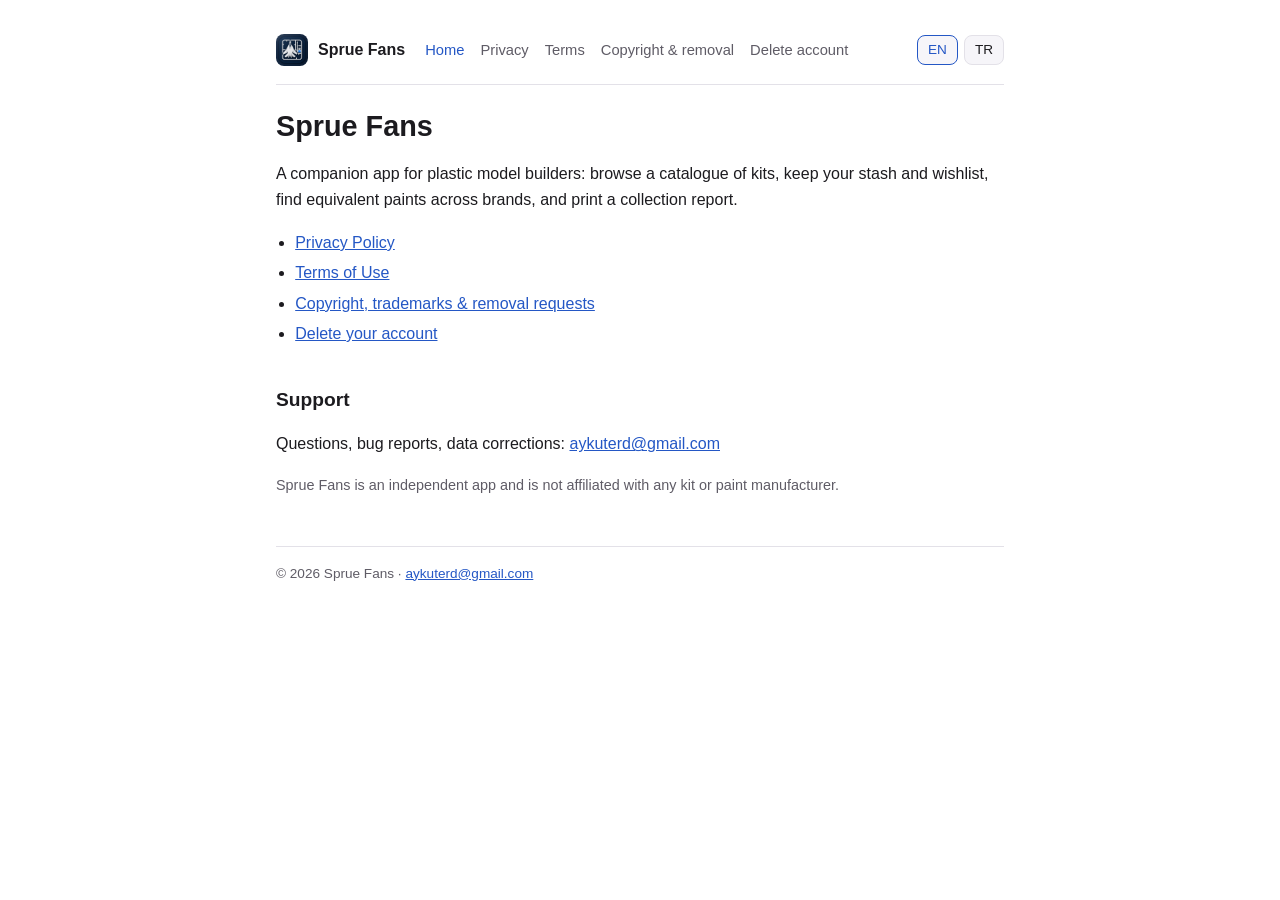
<file: index.html>
<!doctype html>
<html lang="en" data-lang="en">
<head>
<meta charset="utf-8">
<meta name="viewport" content="width=device-width,initial-scale=1">
<title>Sprue Fans · Sprue Fans</title>
<meta name="description" content="Sprue Fans: plastic model kit catalogue, collection, wishlist and paint equivalents.">
<link rel="icon" href="icon.png">
<link rel="stylesheet" href="style.css">
<script src="lang.js"></script>
</head>
<body><div class="wrap">
<header class="site">
<a class="brand" href="index.html"><img src="icon.png" alt="" width="32" height="32">Sprue Fans</a>
<nav><a href="index.html" aria-current=page><span class="en">Home</span><span class="tr">Ana sayfa</span></a><a href="privacy.html"><span class="en">Privacy</span><span class="tr">Gizlilik</span></a><a href="terms.html"><span class="en">Terms</span><span class="tr">Koşullar</span></a><a href="copyright.html"><span class="en">Copyright & removal</span><span class="tr">Telif & kaldırma</span></a><a href="delete-account.html"><span class="en">Delete account</span><span class="tr">Hesap silme</span></a></nav>
<div class="langs"><button data-l="en" aria-pressed="true">EN</button><button data-l="tr" aria-pressed="false">TR</button></div>
</header>
<main>
<div class="en" lang="en">

<h1>Sprue Fans</h1>
<p>A companion app for plastic model builders: browse a catalogue of kits, keep your stash and wishlist, find equivalent paints across brands, and print a collection report.</p>
<ul>
<li><a href="privacy.html">Privacy Policy</a></li>
<li><a href="terms.html">Terms of Use</a></li>
<li><a href="copyright.html">Copyright, trademarks &amp; removal requests</a></li>
<li><a href="delete-account.html">Delete your account</a></li>
</ul>
<h2>Support</h2>
<p>Questions, bug reports, data corrections: <a href="mailto:aykuterd@gmail.com">aykuterd@gmail.com</a></p>
<p class="meta">Sprue Fans is an independent app and is not affiliated with any kit or paint manufacturer.</p>

</div>
<div class="tr" lang="tr">

<h1>Sprue Fans</h1>
<p>Plastik model yapımcıları için yardımcı uygulama: kit kataloğunda gezin, stok ve istek listenizi tutun, markalar arası eşdeğer boyaları bulun ve koleksiyon raporu yazdırın.</p>
<ul>
<li><a href="privacy.html">Gizlilik Politikası</a></li>
<li><a href="terms.html">Kullanım Koşulları</a></li>
<li><a href="copyright.html">Telif, ticari markalar ve kaldırma talepleri</a></li>
<li><a href="delete-account.html">Hesabınızı silin</a></li>
</ul>
<h2>Destek</h2>
<p>Sorular, hata bildirimleri, veri düzeltmeleri: <a href="mailto:aykuterd@gmail.com">aykuterd@gmail.com</a></p>
<p class="meta">Sprue Fans bağımsız bir uygulamadır; hiçbir kit veya boya üreticisiyle bağlantılı değildir.</p>

</div>
</main>
<footer>© 2026 Sprue Fans · <a href="mailto:aykuterd@gmail.com">aykuterd@gmail.com</a></footer>
</div></body></html>
</file>
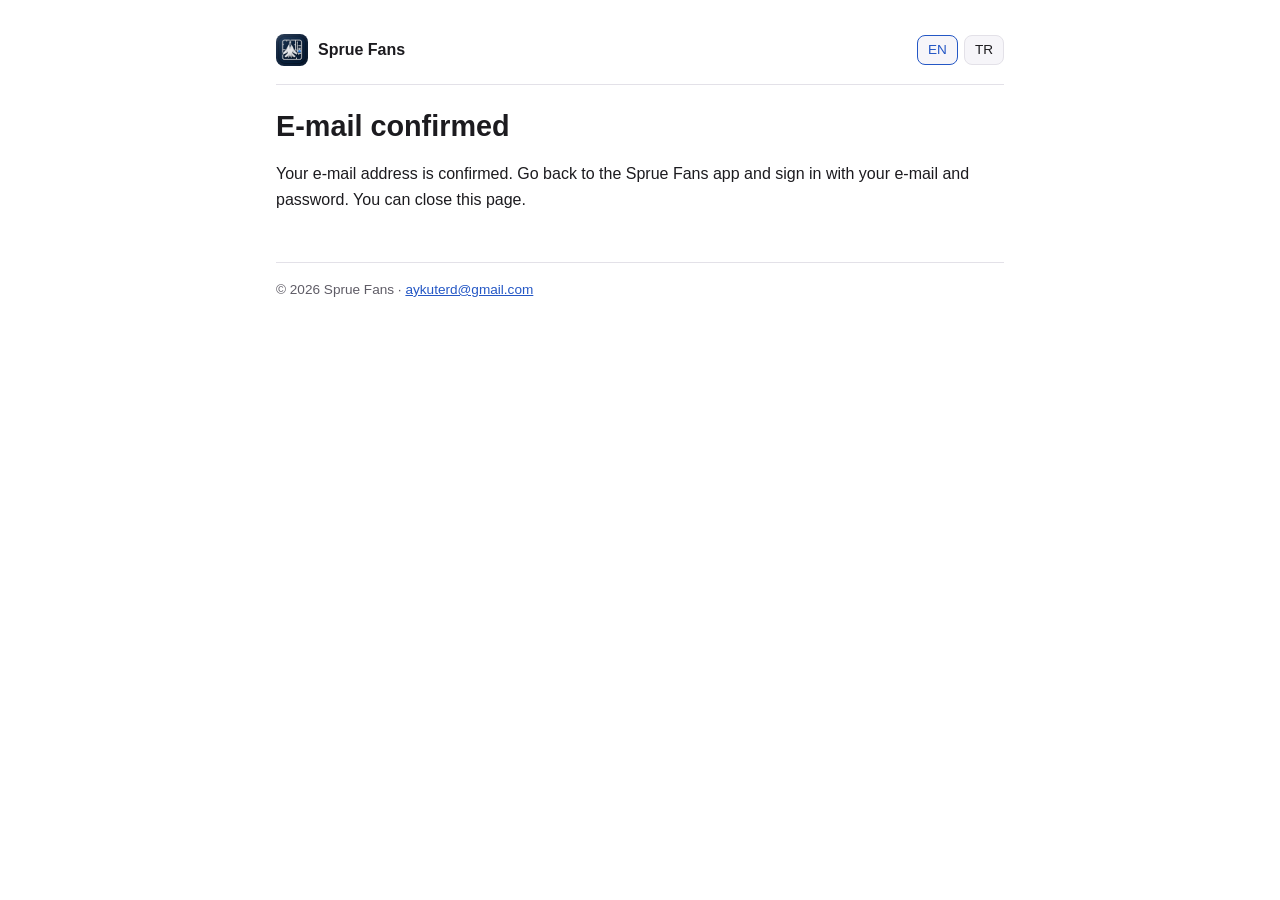
<file: auth-callback.html>
<!doctype html>
<html lang="en" data-lang="en">
<head>
<meta charset="utf-8">
<meta name="viewport" content="width=device-width,initial-scale=1">
<meta name="robots" content="noindex">
<title>E-mail confirmed · Sprue Fans</title>
<link rel="icon" href="icon.png">
<link rel="stylesheet" href="style.css">
<script src="lang.js"></script>
</head>
<body><div class="wrap">
<header class="site">
<a class="brand" href="index.html"><img src="icon.png" alt="" width="32" height="32">Sprue Fans</a>
<div class="langs"><button data-l="en" aria-pressed="true">EN</button><button data-l="tr" aria-pressed="false">TR</button></div>
</header>
<main>
<div id="ok">
<div class="en" lang="en">
<h1>E-mail confirmed</h1>
<p>Your e-mail address is confirmed. Go back to the Sprue Fans app and sign in with your e-mail and password. You can close this page.</p>
</div>
<div class="tr" lang="tr">
<h1>E-posta doğrulandı</h1>
<p>E-posta adresin doğrulandı. Sprue Fans uygulamasına dön ve e-posta ile şifrenle giriş yap. Bu sayfayı kapatabilirsin.</p>
</div>
</div>
<div id="err" hidden>
<div class="en" lang="en">
<h1>This link did not work</h1>
<p>The confirmation link has expired or was already used. If you already signed in to the app, you are done. Otherwise open the app, try to sign in and request a new e-mail, or write to <a href="mailto:aykuterd@gmail.com">aykuterd@gmail.com</a>.</p>
</div>
<div class="tr" lang="tr">
<h1>Bu bağlantı çalışmadı</h1>
<p>Doğrulama bağlantısının süresi dolmuş ya da daha önce kullanılmış. Uygulamada zaten giriş yapabiliyorsan işin tamam. Yapamıyorsan uygulamayı aç, tekrar kayıt ol ya da <a href="mailto:aykuterd@gmail.com">aykuterd@gmail.com</a> adresine yaz.</p>
</div>
</div>
</main>
<footer>© 2026 Sprue Fans · <a href="mailto:aykuterd@gmail.com">aykuterd@gmail.com</a></footer>
</div>
<script>
// Supabase appends ?error=... or #error=... when the link is expired or already used.
if (/[?&#]error=/.test(location.search + location.hash)) {
  document.getElementById('ok').hidden = true;
  document.getElementById('err').hidden = false;
}
</script>
</body></html>
</file>
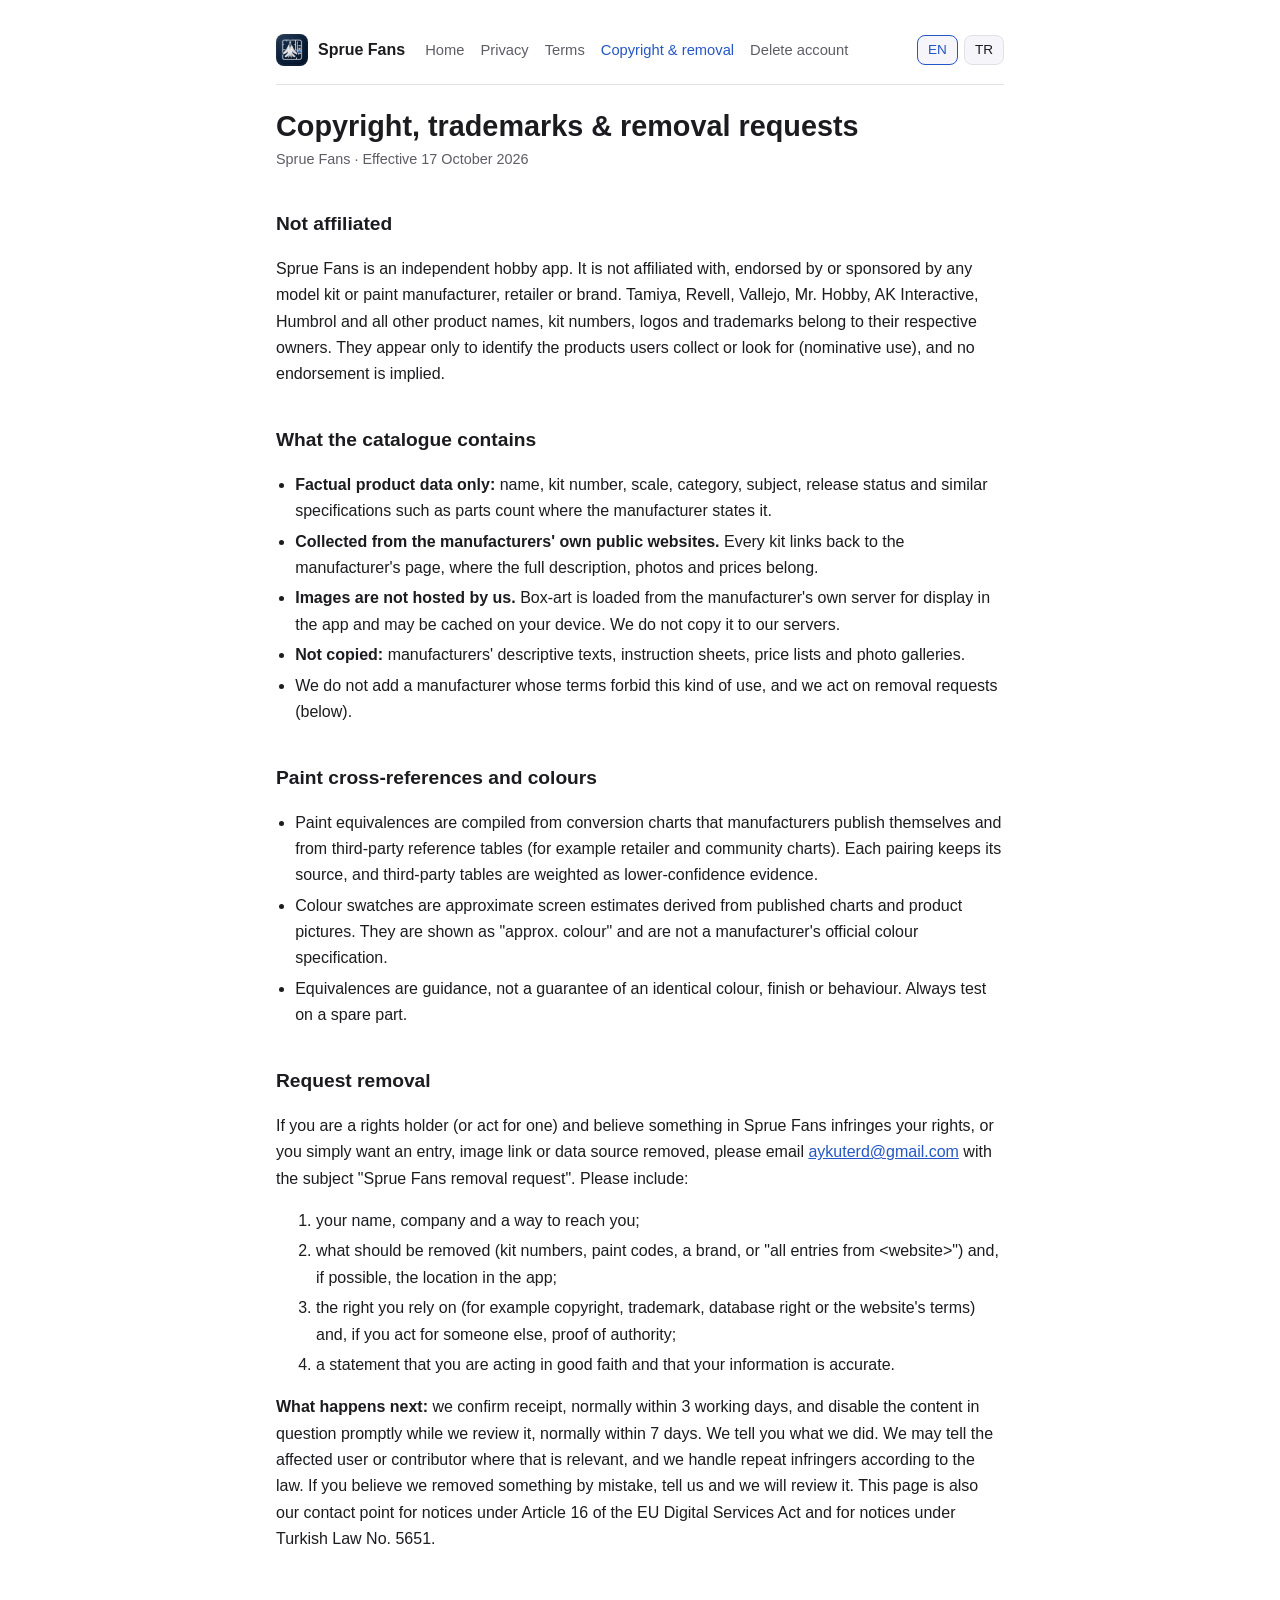
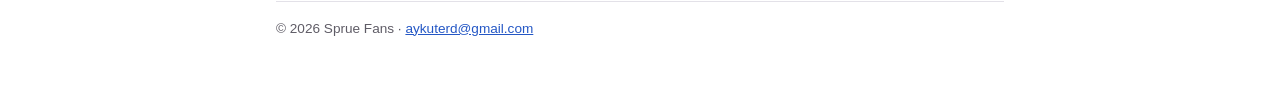
<file: copyright.html>
<!doctype html>
<html lang="en" data-lang="en">
<head>
<meta charset="utf-8">
<meta name="viewport" content="width=device-width,initial-scale=1">
<title>Copyright, trademarks & removal requests · Sprue Fans</title>
<meta name="description" content="Sprue Fans is not affiliated with any manufacturer. Data sources, trademark notice and how to request removal.">
<link rel="icon" href="icon.png">
<link rel="stylesheet" href="style.css">
<script src="lang.js"></script>
</head>
<body><div class="wrap">
<header class="site">
<a class="brand" href="index.html"><img src="icon.png" alt="" width="32" height="32">Sprue Fans</a>
<nav><a href="index.html"><span class="en">Home</span><span class="tr">Ana sayfa</span></a><a href="privacy.html"><span class="en">Privacy</span><span class="tr">Gizlilik</span></a><a href="terms.html"><span class="en">Terms</span><span class="tr">Koşullar</span></a><a href="copyright.html" aria-current=page><span class="en">Copyright & removal</span><span class="tr">Telif & kaldırma</span></a><a href="delete-account.html"><span class="en">Delete account</span><span class="tr">Hesap silme</span></a></nav>
<div class="langs"><button data-l="en" aria-pressed="true">EN</button><button data-l="tr" aria-pressed="false">TR</button></div>
</header>
<main>
<div class="en" lang="en">

<h1>Copyright, trademarks &amp; removal requests</h1>
<p class="meta">Sprue Fans · Effective 17 October 2026</p>

<h2>Not affiliated</h2>
<p>Sprue Fans is an independent hobby app. It is not affiliated with, endorsed by or sponsored by any model kit or paint manufacturer, retailer or brand. Tamiya, Revell, Vallejo, Mr. Hobby, AK Interactive, Humbrol and all other product names, kit numbers, logos and trademarks belong to their respective owners. They appear only to identify the products users collect or look for (nominative use), and no endorsement is implied.</p>

<h2>What the catalogue contains</h2>
<ul>
<li><strong>Factual product data only:</strong> name, kit number, scale, category, subject, release status and similar specifications such as parts count where the manufacturer states it.</li>
<li><strong>Collected from the manufacturers' own public websites.</strong> Every kit links back to the manufacturer's page, where the full description, photos and prices belong.</li>
<li><strong>Images are not hosted by us.</strong> Box-art is loaded from the manufacturer's own server for display in the app and may be cached on your device. We do not copy it to our servers.</li>
<li><strong>Not copied:</strong> manufacturers' descriptive texts, instruction sheets, price lists and photo galleries.</li>
<li>We do not add a manufacturer whose terms forbid this kind of use, and we act on removal requests (below).</li>
</ul>

<h2>Paint cross-references and colours</h2>
<ul>
<li>Paint equivalences are compiled from conversion charts that manufacturers publish themselves and from third-party reference tables (for example retailer and community charts). Each pairing keeps its source, and third-party tables are weighted as lower-confidence evidence.</li>
<li>Colour swatches are approximate screen estimates derived from published charts and product pictures. They are shown as "approx. colour" and are not a manufacturer's official colour specification.</li>
<li>Equivalences are guidance, not a guarantee of an identical colour, finish or behaviour. Always test on a spare part.</li>
</ul>

<h2>Request removal</h2>
<p>If you are a rights holder (or act for one) and believe something in Sprue Fans infringes your rights, or you simply want an entry, image link or data source removed, please email <a href="mailto:aykuterd@gmail.com?subject=Sprue%20Fans%20removal%20request">aykuterd@gmail.com</a> with the subject "Sprue Fans removal request". Please include:</p>
<ol>
<li>your name, company and a way to reach you;</li>
<li>what should be removed (kit numbers, paint codes, a brand, or "all entries from &lt;website&gt;") and, if possible, the location in the app;</li>
<li>the right you rely on (for example copyright, trademark, database right or the website's terms) and, if you act for someone else, proof of authority;</li>
<li>a statement that you are acting in good faith and that your information is accurate.</li>
</ol>
<p><strong>What happens next:</strong> we confirm receipt, normally within 3 working days, and disable the content in question promptly while we review it, normally within 7 days. We tell you what we did. We may tell the affected user or contributor where that is relevant, and we handle repeat infringers according to the law. If you believe we removed something by mistake, tell us and we will review it. This page is also our contact point for notices under Article 16 of the EU Digital Services Act and for notices under Turkish Law No. 5651.</p>

</div>
<div class="tr" lang="tr">

<h1>Telif, ticari markalar ve kaldırma talepleri</h1>
<p class="meta">Sprue Fans · Yürürlük tarihi: 17 Ekim 2026</p>

<h2>Bağlantılı değiliz</h2>
<p>Sprue Fans bağımsız bir hobi uygulamasıdır. Hiçbir model kit veya boya üreticisi, satıcısı ya da markasıyla bağlantılı değildir; onlar tarafından onaylanmamış veya desteklenmemiştir. Tamiya, Revell, Vallejo, Mr. Hobby, AK Interactive, Humbrol ve diğer tüm ürün adları, kit numaraları, logolar ve ticari markalar kendi sahiplerine aittir. Yalnızca kullanıcıların biriktirdiği veya aradığı ürünleri tanımlamak için (tanımlayıcı kullanım) görünür; herhangi bir onay ima edilmez.</p>

<h2>Katalog neleri içerir</h2>
<ul>
<li><strong>Yalnızca olgusal ürün verisi:</strong> ad, kit numarası, ölçek, kategori, konu, çıkış durumu ve üretici belirtiyorsa parça sayısı gibi teknik bilgiler.</li>
<li><strong>Üreticilerin kendi herkese açık web sitelerinden toplanır.</strong> Her kit, tam açıklamanın, fotoğrafların ve fiyatların bulunduğu üretici sayfasına bağlanır.</li>
<li><strong>Görselleri biz barındırmıyoruz.</strong> Kutu görselleri uygulamada gösterim için üreticinin kendi sunucusundan yüklenir ve cihazınızda önbelleğe alınabilir. Kendi sunucularımıza kopyalamıyoruz.</li>
<li><strong>Kopyalanmayanlar:</strong> üreticilerin açıklama metinleri, montaj kılavuzları, fiyat listeleri ve fotoğraf galerileri.</li>
<li>Koşulları bu tür kullanımı yasaklayan bir üreticiyi eklemeyiz ve kaldırma taleplerini (aşağıda) işleme koyarız.</li>
</ul>

<h2>Boya eşdeğerleri ve renkler</h2>
<ul>
<li>Boya eşdeğerleri, üreticilerin kendi yayımladığı dönüşüm tablolarından ve üçüncü taraf referans tablolarından (örneğin satıcı ve topluluk tabloları) derlenir. Her eşleşme kaynağını korur; üçüncü taraf tablolar daha düşük güvenli kanıt olarak ağırlıklandırılır.</li>
<li>Renk örnekleri, yayımlanmış tablolardan ve ürün görsellerinden türetilen yaklaşık ekran tahminleridir. "Yaklaşık renk" olarak gösterilir ve üreticinin resmî renk özelliği değildir.</li>
<li>Eşdeğerlikler rehberliktir; aynı renk, yüzey veya davranış garantisi değildir. Daima yedek bir parçada deneyin.</li>
</ul>

<h2>Kaldırma talebi</h2>
<p>Bir hak sahibiyseniz (veya adına hareket ediyorsanız) ve Sprue Fans'taki bir şeyin haklarınızı ihlal ettiğini düşünüyorsanız ya da sadece bir kaydın, görsel bağlantısının veya veri kaynağının kaldırılmasını istiyorsanız, "Sprue Fans removal request" konusuyla <a href="mailto:aykuterd@gmail.com?subject=Sprue%20Fans%20removal%20request">aykuterd@gmail.com</a> adresine yazın. Lütfen şunları ekleyin:</p>
<ol>
<li>adınız, şirketiniz ve size ulaşma yolu;</li>
<li>neyin kaldırılacağı (kit numaraları, boya kodları, bir marka veya "&lt;web sitesi&gt;'nden gelen tüm kayıtlar") ve mümkünse uygulamadaki yeri;</li>
<li>dayandığınız hak (örneğin telif, ticari marka, veri tabanı hakkı veya sitenin koşulları) ve başkası adına hareket ediyorsanız yetki belgesi;</li>
<li>iyi niyetle hareket ettiğinize ve bilgilerinizin doğru olduğuna dair beyan.</li>
</ol>
<p><strong>Sonrasında:</strong> talebin alındığını genellikle 3 iş günü içinde onaylarız ve ilgili içeriği incelerken derhâl devre dışı bırakırız; inceleme genellikle 7 gün içinde sonuçlanır. Ne yaptığımızı size bildiririz. İlgili olduğunda etkilenen kullanıcıya veya katkı sahibine bilgi verebilir, tekrarlayan ihlalcilere kanuna göre davranırız. Bir şeyi yanlışlıkla kaldırdığımızı düşünüyorsanız bize yazın, yeniden inceleriz. Bu sayfa aynı zamanda AB Dijital Hizmetler Yasası m.16 kapsamındaki bildirimler ile 5651 sayılı Kanun kapsamındaki bildirimler için iletişim noktamızdır.</p>

</div>
</main>
<footer>© 2026 Sprue Fans · <a href="mailto:aykuterd@gmail.com">aykuterd@gmail.com</a></footer>
</div></body></html>
</file>
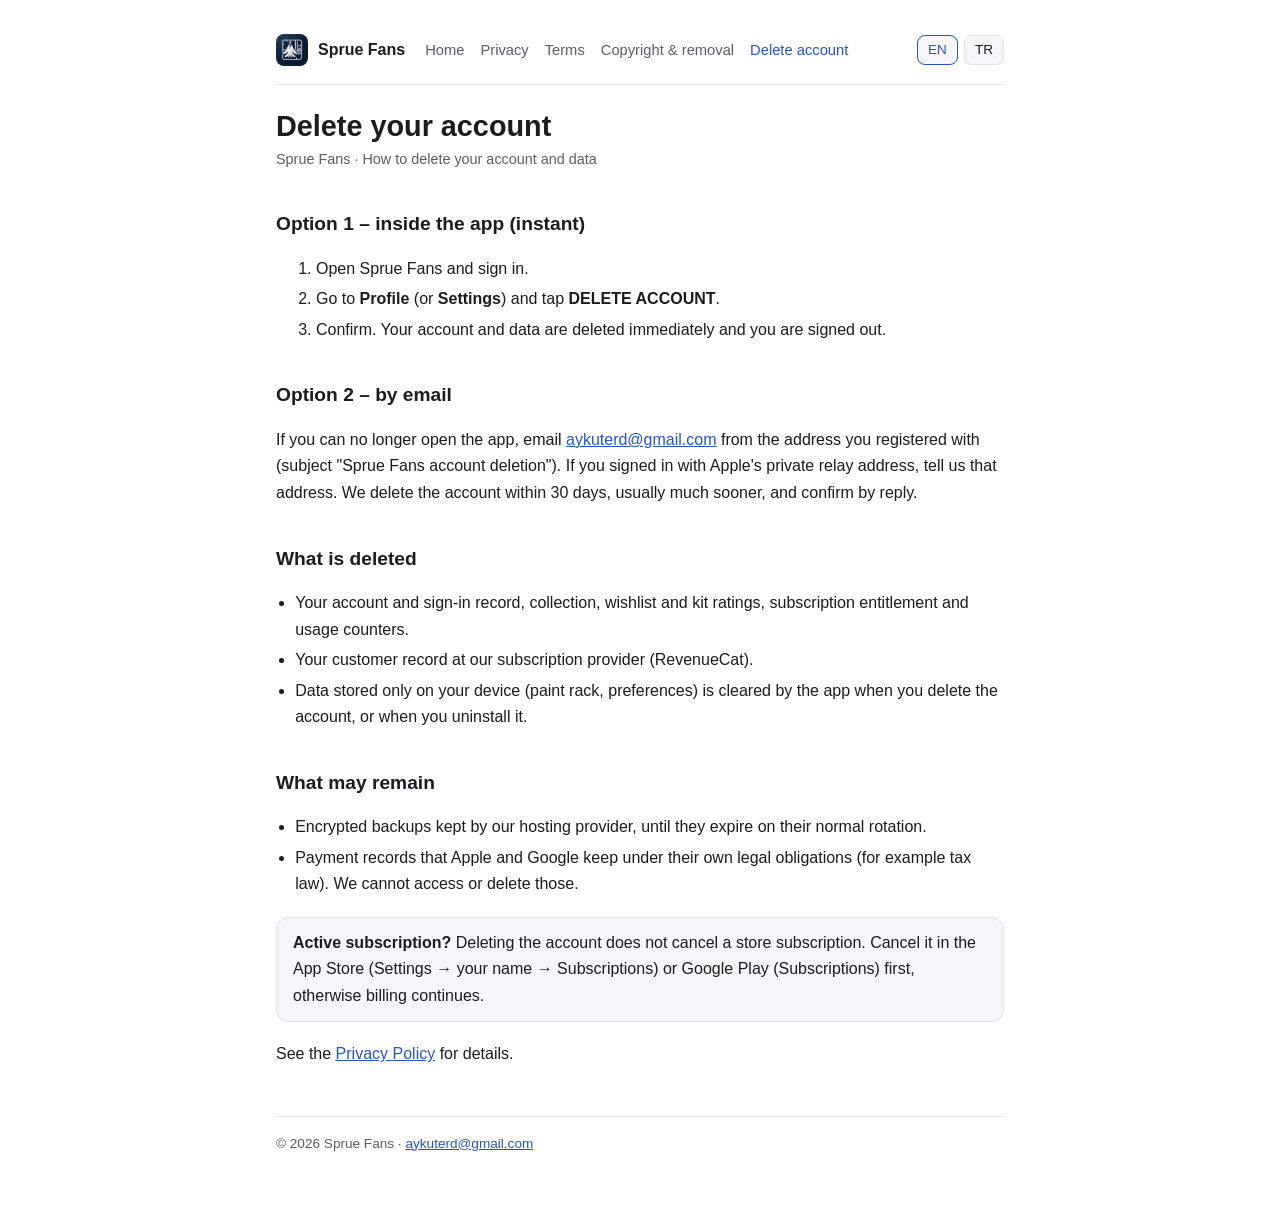
<file: delete-account.html>
<!doctype html>
<html lang="en" data-lang="en">
<head>
<meta charset="utf-8">
<meta name="viewport" content="width=device-width,initial-scale=1">
<title>Delete your account · Sprue Fans</title>
<meta name="description" content="How to delete your Sprue Fans account and data, in the app or by email.">
<link rel="icon" href="icon.png">
<link rel="stylesheet" href="style.css">
<script src="lang.js"></script>
</head>
<body><div class="wrap">
<header class="site">
<a class="brand" href="index.html"><img src="icon.png" alt="" width="32" height="32">Sprue Fans</a>
<nav><a href="index.html"><span class="en">Home</span><span class="tr">Ana sayfa</span></a><a href="privacy.html"><span class="en">Privacy</span><span class="tr">Gizlilik</span></a><a href="terms.html"><span class="en">Terms</span><span class="tr">Koşullar</span></a><a href="copyright.html"><span class="en">Copyright & removal</span><span class="tr">Telif & kaldırma</span></a><a href="delete-account.html" aria-current=page><span class="en">Delete account</span><span class="tr">Hesap silme</span></a></nav>
<div class="langs"><button data-l="en" aria-pressed="true">EN</button><button data-l="tr" aria-pressed="false">TR</button></div>
</header>
<main>
<div class="en" lang="en">

<h1>Delete your account</h1>
<p class="meta">Sprue Fans · How to delete your account and data</p>
<h2>Option 1 – inside the app (instant)</h2>
<ol>
<li>Open Sprue Fans and sign in.</li>
<li>Go to <strong>Profile</strong> (or <strong>Settings</strong>) and tap <strong>DELETE ACCOUNT</strong>.</li>
<li>Confirm. Your account and data are deleted immediately and you are signed out.</li>
</ol>
<h2>Option 2 – by email</h2>
<p>If you can no longer open the app, email <a href="mailto:aykuterd@gmail.com?subject=Sprue%20Fans%20account%20deletion">aykuterd@gmail.com</a> from the address you registered with (subject "Sprue Fans account deletion"). If you signed in with Apple's private relay address, tell us that address. We delete the account within 30 days, usually much sooner, and confirm by reply.</p>
<h2>What is deleted</h2>
<ul>
<li>Your account and sign-in record, collection, wishlist and kit ratings, subscription entitlement and usage counters.</li>
<li>Your customer record at our subscription provider (RevenueCat).</li>
<li>Data stored only on your device (paint rack, preferences) is cleared by the app when you delete the account, or when you uninstall it.</li>
</ul>
<h2>What may remain</h2>
<ul>
<li>Encrypted backups kept by our hosting provider, until they expire on their normal rotation.</li>
<li>Payment records that Apple and Google keep under their own legal obligations (for example tax law). We cannot access or delete those.</li>
</ul>
<div class="note"><strong>Active subscription?</strong> Deleting the account does not cancel a store subscription. Cancel it in the App Store (Settings → your name → Subscriptions) or Google Play (Subscriptions) first, otherwise billing continues.</div>
<p>See the <a href="privacy.html">Privacy Policy</a> for details.</p>

</div>
<div class="tr" lang="tr">

<h1>Hesabınızı silin</h1>
<p class="meta">Sprue Fans · Hesabınızı ve verilerinizi silme</p>
<h2>Yöntem 1 – uygulama içinden (anında)</h2>
<ol>
<li>Sprue Fans'ı açıp giriş yapın.</li>
<li><strong>Profil</strong> (veya <strong>Ayarlar</strong>) ekranında <strong>DELETE ACCOUNT / Hesabı sil</strong> düğmesine dokunun.</li>
<li>Onaylayın. Hesabınız ve verileriniz hemen silinir, oturumunuz kapanır.</li>
</ol>
<h2>Yöntem 2 – e-posta ile</h2>
<p>Uygulamayı artık açamıyorsanız, kayıt olduğunuz adresten <a href="mailto:aykuterd@gmail.com?subject=Sprue%20Fans%20hesap%20silme">aykuterd@gmail.com</a> adresine "Sprue Fans hesap silme" konusuyla yazın. Apple özel aktarma adresiyle giriş yaptıysanız o adresi belirtin. Hesabı en geç 30 gün içinde (çoğunlukla çok daha önce) siler ve yanıtla bildiririz.</p>
<h2>Neler silinir</h2>
<ul>
<li>Hesabınız ve giriş kaydınız, koleksiyonunuz, istek listeniz ve kit puanlarınız, abonelik hakkınız ve kullanım sayaçlarınız.</li>
<li>Abonelik sağlayıcımızdaki (RevenueCat) müşteri kaydınız.</li>
<li>Yalnızca cihazınızda tutulan veriler (boya rafı, tercihler) hesabı silerken uygulama tarafından temizlenir; ayrıca uygulamayı kaldırdığınızda da gider.</li>
</ul>
<h2>Neler kalabilir</h2>
<ul>
<li>Barındırma sağlayıcımızın şifreli yedekleri, olağan döngüleriyle sona erene kadar.</li>
<li>Apple ve Google'ın kendi yasal yükümlülükleri (örneğin vergi mevzuatı) gereği tuttuğu ödeme kayıtları. Bunlara erişemez ve silemeyiz.</li>
</ul>
<div class="note"><strong>Aktif aboneliğiniz mi var?</strong> Hesabı silmek mağaza aboneliğini iptal etmez. Önce App Store'da (Ayarlar → adınız → Abonelikler) veya Google Play'de (Abonelikler) iptal edin; aksi hâlde faturalandırma sürer.</div>
<p>Ayrıntılar için <a href="privacy.html">Gizlilik Politikası</a>'na bakın.</p>

</div>
</main>
<footer>© 2026 Sprue Fans · <a href="mailto:aykuterd@gmail.com">aykuterd@gmail.com</a></footer>
</div></body></html>
</file>
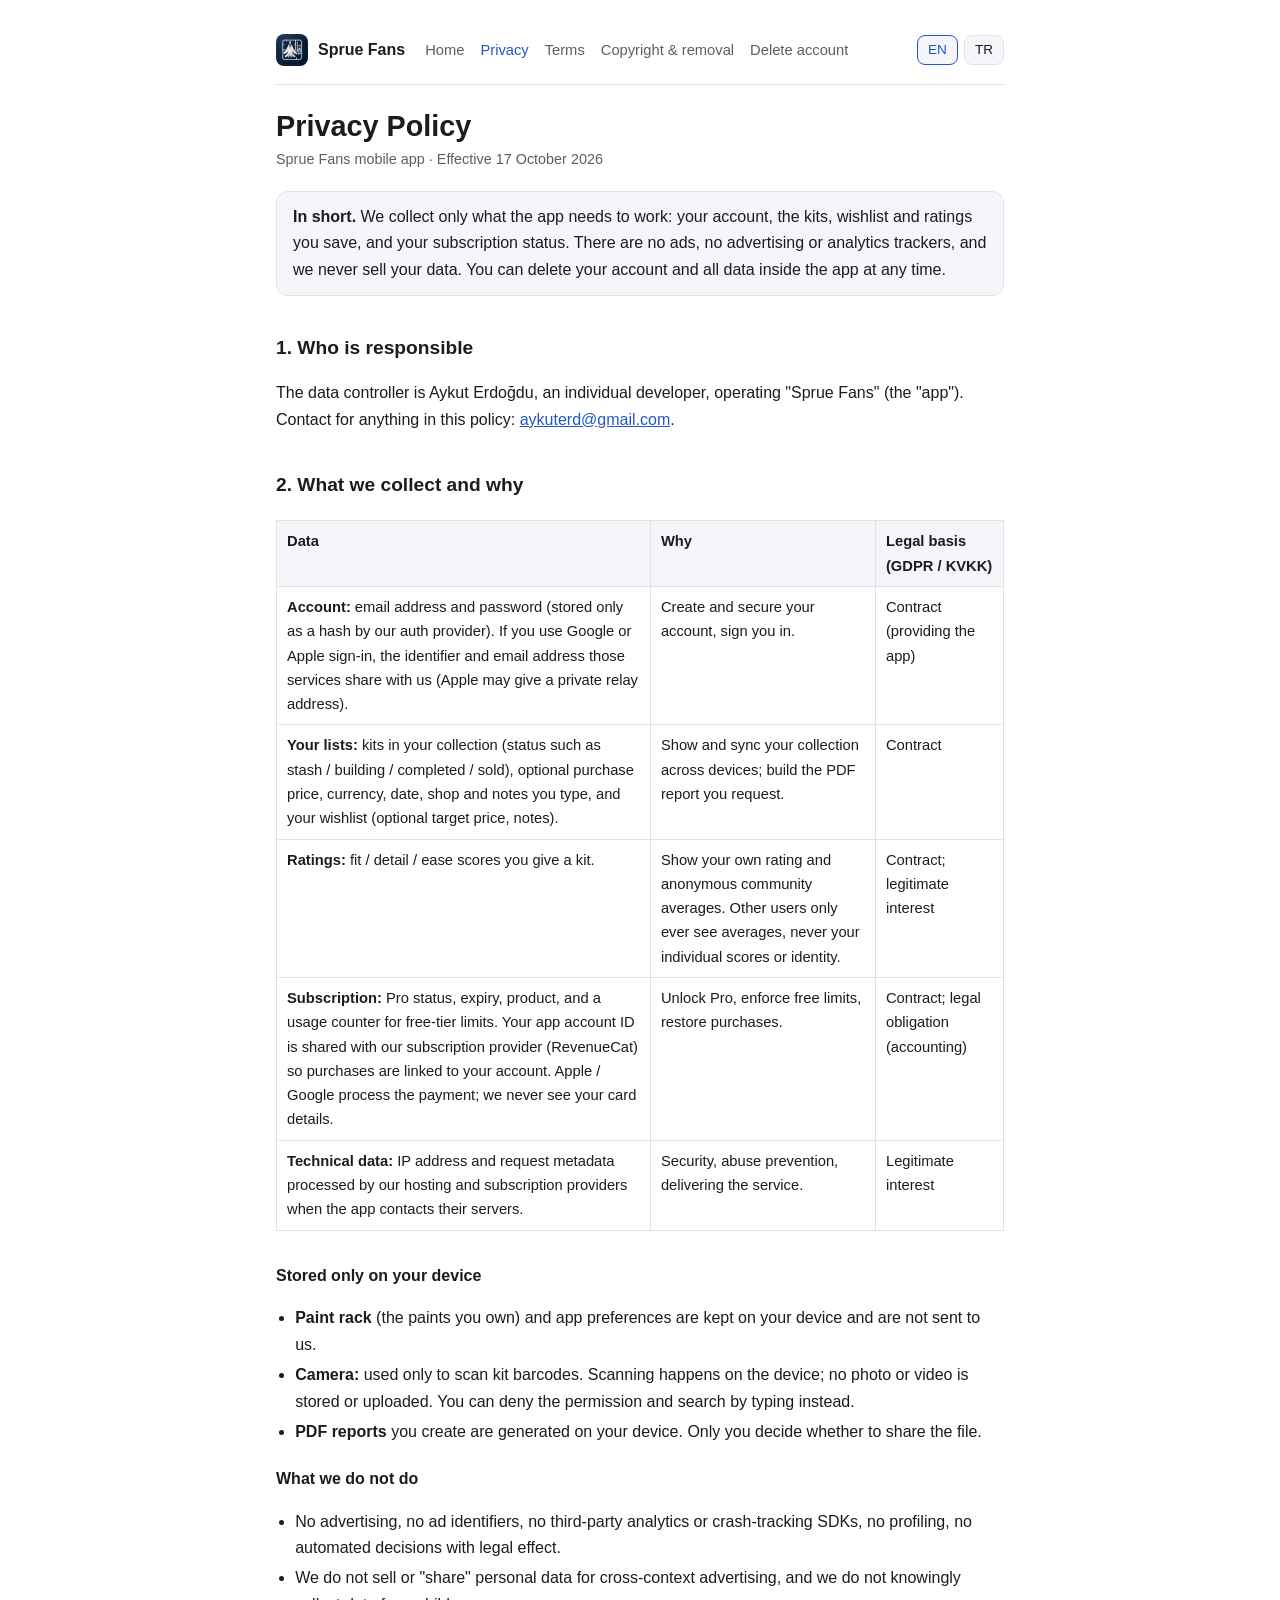
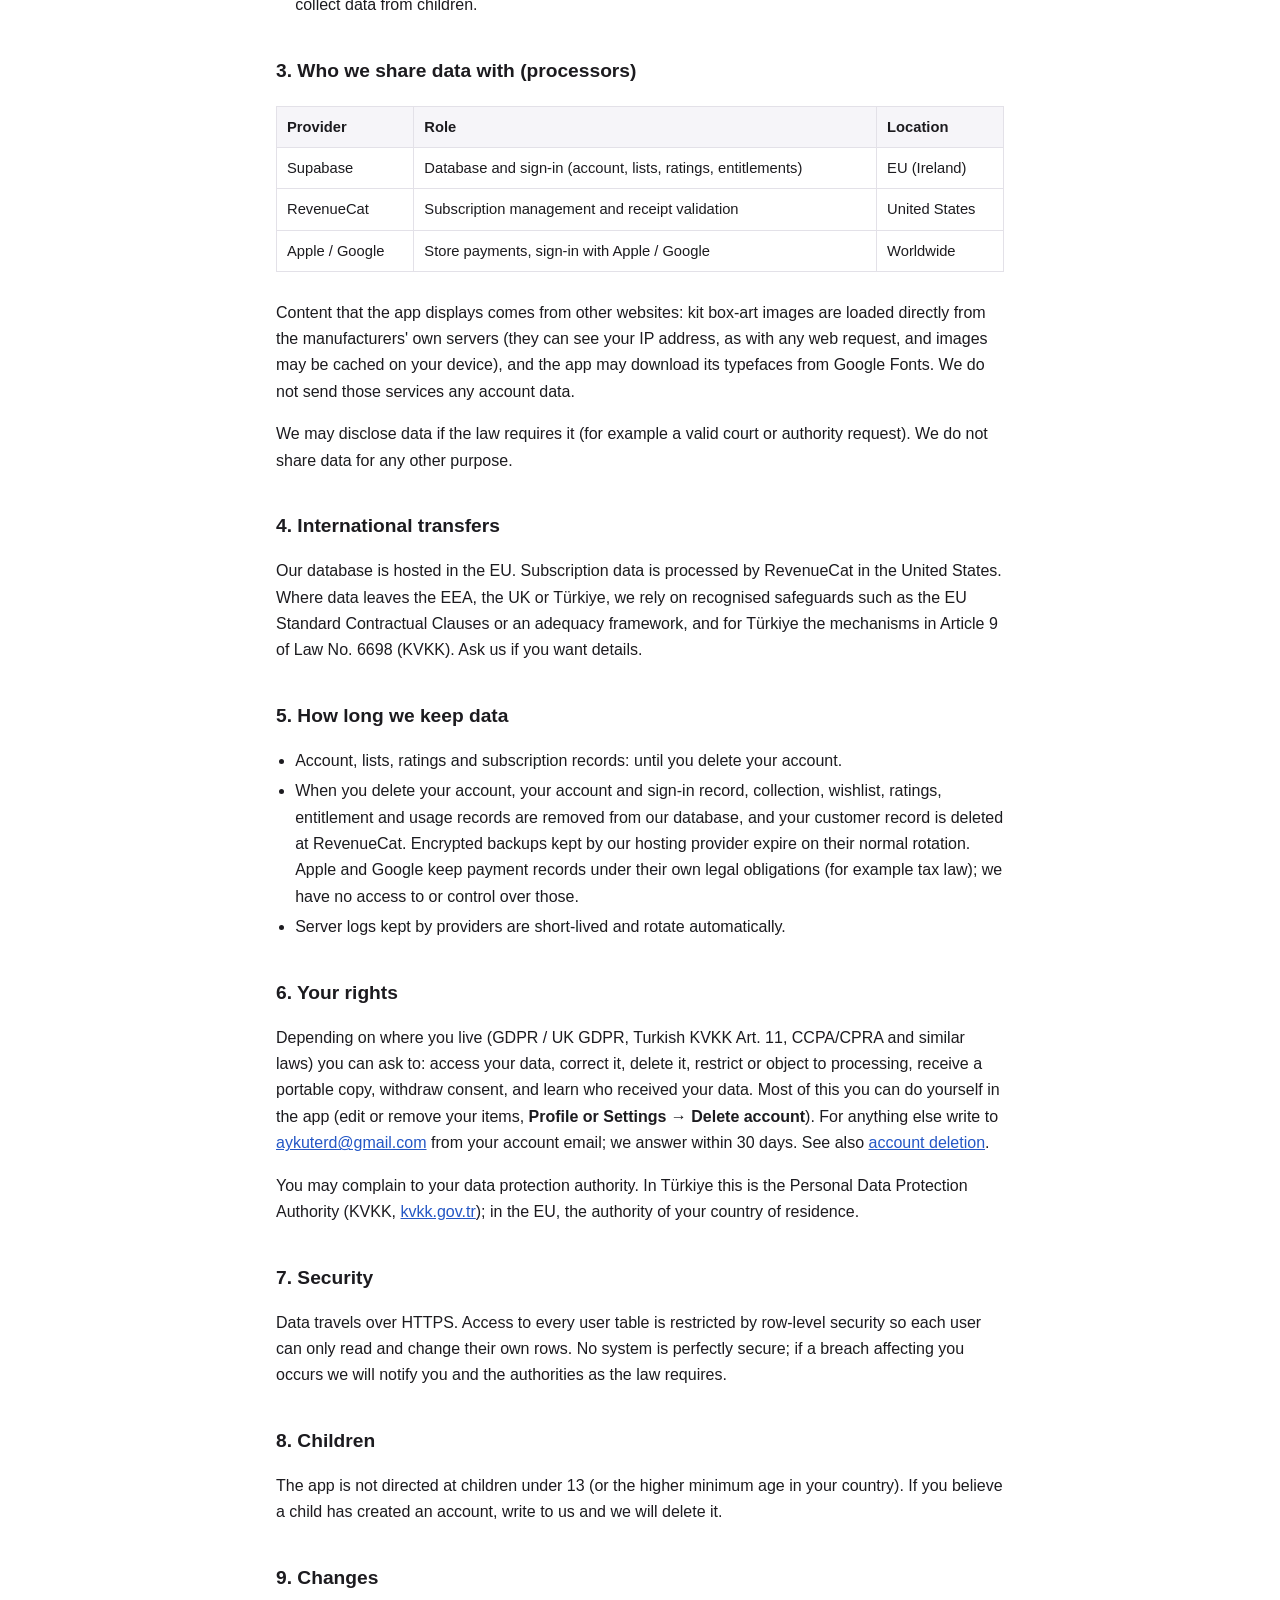
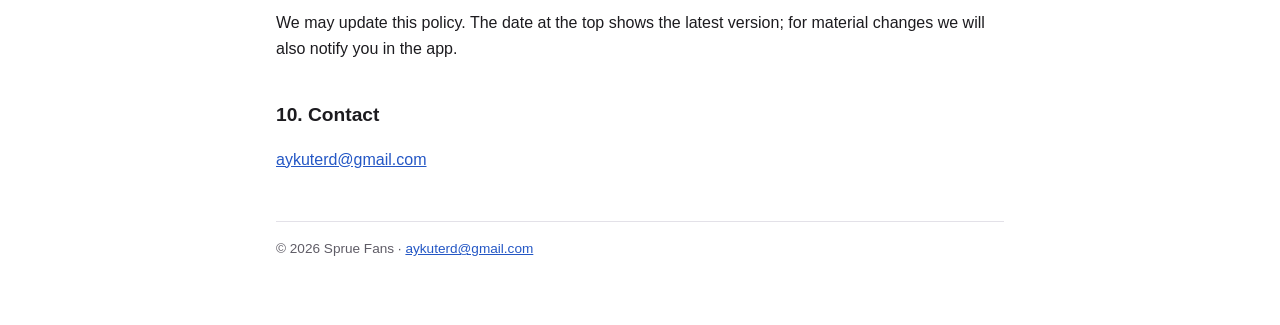
<file: privacy.html>
<!doctype html>
<html lang="en" data-lang="en">
<head>
<meta charset="utf-8">
<meta name="viewport" content="width=device-width,initial-scale=1">
<title>Privacy Policy · Sprue Fans</title>
<meta name="description" content="How Sprue Fans handles your data: what is collected, why, who processes it, and how to delete it.">
<link rel="icon" href="icon.png">
<link rel="stylesheet" href="style.css">
<script src="lang.js"></script>
</head>
<body><div class="wrap">
<header class="site">
<a class="brand" href="index.html"><img src="icon.png" alt="" width="32" height="32">Sprue Fans</a>
<nav><a href="index.html"><span class="en">Home</span><span class="tr">Ana sayfa</span></a><a href="privacy.html" aria-current=page><span class="en">Privacy</span><span class="tr">Gizlilik</span></a><a href="terms.html"><span class="en">Terms</span><span class="tr">Koşullar</span></a><a href="copyright.html"><span class="en">Copyright & removal</span><span class="tr">Telif & kaldırma</span></a><a href="delete-account.html"><span class="en">Delete account</span><span class="tr">Hesap silme</span></a></nav>
<div class="langs"><button data-l="en" aria-pressed="true">EN</button><button data-l="tr" aria-pressed="false">TR</button></div>
</header>
<main>
<div class="en" lang="en">

<h1>Privacy Policy</h1>
<p class="meta">Sprue Fans mobile app · Effective 17 October 2026</p>

<div class="note"><strong>In short.</strong> We collect only what the app needs to work: your account, the kits, wishlist and ratings you save, and your subscription status. There are no ads, no advertising or analytics trackers, and we never sell your data. You can delete your account and all data inside the app at any time.</div>

<h2>1. Who is responsible</h2>
<p>The data controller is Aykut Erdoğdu, an individual developer, operating "Sprue Fans" (the "app"). Contact for anything in this policy: <a href="mailto:aykuterd@gmail.com">aykuterd@gmail.com</a>.</p>

<h2>2. What we collect and why</h2>
<div class="tablewrap"><table>
<tr><th>Data</th><th>Why</th><th>Legal basis (GDPR / KVKK)</th></tr>
<tr><td><strong>Account:</strong> email address and password (stored only as a hash by our auth provider). If you use Google or Apple sign-in, the identifier and email address those services share with us (Apple may give a private relay address).</td><td>Create and secure your account, sign you in.</td><td>Contract (providing the app)</td></tr>
<tr><td><strong>Your lists:</strong> kits in your collection (status such as stash / building / completed / sold), optional purchase price, currency, date, shop and notes you type, and your wishlist (optional target price, notes).</td><td>Show and sync your collection across devices; build the PDF report you request.</td><td>Contract</td></tr>
<tr><td><strong>Ratings:</strong> fit / detail / ease scores you give a kit.</td><td>Show your own rating and anonymous community averages. Other users only ever see averages, never your individual scores or identity.</td><td>Contract; legitimate interest</td></tr>
<tr><td><strong>Subscription:</strong> Pro status, expiry, product, and a usage counter for free-tier limits. Your app account ID is shared with our subscription provider (RevenueCat) so purchases are linked to your account. Apple / Google process the payment; we never see your card details.</td><td>Unlock Pro, enforce free limits, restore purchases.</td><td>Contract; legal obligation (accounting)</td></tr>
<tr><td><strong>Technical data:</strong> IP address and request metadata processed by our hosting and subscription providers when the app contacts their servers.</td><td>Security, abuse prevention, delivering the service.</td><td>Legitimate interest</td></tr>
</table></div>

<h3>Stored only on your device</h3>
<ul>
<li><strong>Paint rack</strong> (the paints you own) and app preferences are kept on your device and are not sent to us.</li>
<li><strong>Camera:</strong> used only to scan kit barcodes. Scanning happens on the device; no photo or video is stored or uploaded. You can deny the permission and search by typing instead.</li>
<li><strong>PDF reports</strong> you create are generated on your device. Only you decide whether to share the file.</li>
</ul>

<h3>What we do not do</h3>
<ul>
<li>No advertising, no ad identifiers, no third-party analytics or crash-tracking SDKs, no profiling, no automated decisions with legal effect.</li>
<li>We do not sell or "share" personal data for cross-context advertising, and we do not knowingly collect data from children.</li>
</ul>

<h2>3. Who we share data with (processors)</h2>
<div class="tablewrap"><table>
<tr><th>Provider</th><th>Role</th><th>Location</th></tr>
<tr><td>Supabase</td><td>Database and sign-in (account, lists, ratings, entitlements)</td><td>EU (Ireland)</td></tr>
<tr><td>RevenueCat</td><td>Subscription management and receipt validation</td><td>United States</td></tr>
<tr><td>Apple / Google</td><td>Store payments, sign-in with Apple / Google</td><td>Worldwide</td></tr>
</table></div>
<p>Content that the app displays comes from other websites: kit box-art images are loaded directly from the manufacturers' own servers (they can see your IP address, as with any web request, and images may be cached on your device), and the app may download its typefaces from Google Fonts. We do not send those services any account data.</p>
<p>We may disclose data if the law requires it (for example a valid court or authority request). We do not share data for any other purpose.</p>

<h2>4. International transfers</h2>
<p>Our database is hosted in the EU. Subscription data is processed by RevenueCat in the United States. Where data leaves the EEA, the UK or Türkiye, we rely on recognised safeguards such as the EU Standard Contractual Clauses or an adequacy framework, and for Türkiye the mechanisms in Article 9 of Law No. 6698 (KVKK). Ask us if you want details.</p>

<h2>5. How long we keep data</h2>
<ul>
<li>Account, lists, ratings and subscription records: until you delete your account.</li>
<li>When you delete your account, your account and sign-in record, collection, wishlist, ratings, entitlement and usage records are removed from our database, and your customer record is deleted at RevenueCat. Encrypted backups kept by our hosting provider expire on their normal rotation. Apple and Google keep payment records under their own legal obligations (for example tax law); we have no access to or control over those.</li>
<li>Server logs kept by providers are short-lived and rotate automatically.</li>
</ul>

<h2>6. Your rights</h2>
<p>Depending on where you live (GDPR / UK GDPR, Turkish KVKK Art. 11, CCPA/CPRA and similar laws) you can ask to: access your data, correct it, delete it, restrict or object to processing, receive a portable copy, withdraw consent, and learn who received your data. Most of this you can do yourself in the app (edit or remove your items, <strong>Profile or Settings → Delete account</strong>). For anything else write to <a href="mailto:aykuterd@gmail.com">aykuterd@gmail.com</a> from your account email; we answer within 30 days. See also <a href="delete-account.html">account deletion</a>.</p>
<p>You may complain to your data protection authority. In Türkiye this is the Personal Data Protection Authority (KVKK, <a href="https://www.kvkk.gov.tr">kvkk.gov.tr</a>); in the EU, the authority of your country of residence.</p>

<h2>7. Security</h2>
<p>Data travels over HTTPS. Access to every user table is restricted by row-level security so each user can only read and change their own rows. No system is perfectly secure; if a breach affecting you occurs we will notify you and the authorities as the law requires.</p>

<h2>8. Children</h2>
<p>The app is not directed at children under 13 (or the higher minimum age in your country). If you believe a child has created an account, write to us and we will delete it.</p>

<h2>9. Changes</h2>
<p>We may update this policy. The date at the top shows the latest version; for material changes we will also notify you in the app.</p>

<h2>10. Contact</h2>
<p><a href="mailto:aykuterd@gmail.com">aykuterd@gmail.com</a></p>

</div>
<div class="tr" lang="tr">

<h1>Gizlilik Politikası ve KVKK Aydınlatma Metni</h1>
<p class="meta">Sprue Fans mobil uygulaması · Yürürlük tarihi: 17 Ekim 2026</p>

<div class="note"><strong>Kısaca.</strong> Yalnızca uygulamanın çalışması için gerekeni topluyoruz: hesabınız, kaydettiğiniz kitler, istek listeniz, puanlarınız ve abonelik durumunuz. Reklam yok, reklam veya analiz izleyicisi yok, verilerinizi asla satmıyoruz. Hesabınızı ve tüm verilerinizi istediğiniz an uygulama içinden silebilirsiniz.</div>

<h2>1. Veri sorumlusu</h2>
<p>Veri sorumlusu, "Sprue Fans" uygulamasını ("uygulama") işleten bireysel geliştirici Aykut Erdoğdu'dur. Bu metinle ilgili her konuda: <a href="mailto:aykuterd@gmail.com">aykuterd@gmail.com</a>.</p>

<h2>2. Hangi verileri, neden işliyoruz</h2>
<div class="tablewrap"><table>
<tr><th>Veri</th><th>Amaç</th><th>Hukuki sebep (KVKK m.5 / GDPR)</th></tr>
<tr><td><strong>Hesap:</strong> e-posta adresi ve parola (parola yalnızca kimlik doğrulama sağlayıcımızda hash olarak saklanır). Google veya Apple ile girişte bu servislerin bizimle paylaştığı tanımlayıcı ve e-posta adresi (Apple "özel e-posta aktarma" adresi verebilir).</td><td>Hesabı oluşturmak, korumak, giriş yapmanızı sağlamak.</td><td>Sözleşmenin ifası</td></tr>
<tr><td><strong>Listeleriniz:</strong> koleksiyonunuzdaki kitler (stokta / yapımda / tamamlandı / satıldı gibi durum), isteğe bağlı alış fiyatı, para birimi, tarih, mağaza ve yazdığınız notlar; istek listeniz (isteğe bağlı hedef fiyat, not).</td><td>Koleksiyonunuzu cihazlar arasında göstermek ve eşitlemek; istediğiniz PDF raporunu oluşturmak.</td><td>Sözleşmenin ifası</td></tr>
<tr><td><strong>Puanlar:</strong> bir kite verdiğiniz uyum / detay / kolaylık puanları.</td><td>Kendi puanınızı ve anonim topluluk ortalamalarını göstermek. Diğer kullanıcılar yalnızca ortalamaları görür; tek tek puanlarınızı veya kimliğinizi asla görmez.</td><td>Sözleşmenin ifası; meşru menfaat</td></tr>
<tr><td><strong>Abonelik:</strong> Pro durumu, bitiş tarihi, ürün ve ücretsiz kullanım sınırları için sayaç. Satın alımların hesabınızla eşleşmesi için uygulama hesap kimliğiniz abonelik sağlayıcımızla (RevenueCat) paylaşılır. Ödemeyi Apple / Google işler; kart bilgilerinizi biz görmeyiz.</td><td>Pro'yu açmak, ücretsiz sınırları uygulamak, satın alımları geri yüklemek.</td><td>Sözleşmenin ifası; hukuki yükümlülük (muhasebe)</td></tr>
<tr><td><strong>Teknik veriler:</strong> uygulama sunucularla iletişim kurarken barındırma ve abonelik sağlayıcılarının işlediği IP adresi ve istek bilgileri.</td><td>Güvenlik, kötüye kullanımı önleme, hizmetin sunulması.</td><td>Meşru menfaat</td></tr>
</table></div>

<h3>Yalnızca cihazınızda tutulanlar</h3>
<ul>
<li><strong>Boya rafınız</strong> (sahip olduğunuz boyalar) ve uygulama tercihleri cihazınızda durur, bize gönderilmez.</li>
<li><strong>Kamera:</strong> yalnızca kit barkodlarını taramak için kullanılır. Tarama cihazda yapılır; hiçbir fotoğraf veya video saklanmaz ya da yüklenmez. İzni reddedip elle arama yapabilirsiniz.</li>
<li>Oluşturduğunuz <strong>PDF raporları</strong> cihazınızda üretilir. Dosyayı paylaşıp paylaşmamak size aittir.</li>
</ul>

<h3>Yapmadıklarımız</h3>
<ul>
<li>Reklam, reklam kimliği, üçüncü taraf analiz veya çökme izleme SDK'sı, profil çıkarma ve hukuki sonuç doğuran otomatik karar yok.</li>
<li>Kişisel verileri satmıyor veya reklam amacıyla paylaşmıyoruz; çocuklardan bilerek veri toplamıyoruz.</li>
</ul>

<h2>3. Verileri kimlerle paylaşıyoruz (veri işleyenler)</h2>
<div class="tablewrap"><table>
<tr><th>Sağlayıcı</th><th>Rol</th><th>Konum</th></tr>
<tr><td>Supabase</td><td>Veritabanı ve giriş (hesap, listeler, puanlar, abonelik hakları)</td><td>AB (İrlanda)</td></tr>
<tr><td>RevenueCat</td><td>Abonelik yönetimi ve makbuz doğrulama</td><td>ABD</td></tr>
<tr><td>Apple / Google</td><td>Mağaza ödemeleri, Apple / Google ile giriş</td><td>Dünya geneli</td></tr>
</table></div>
<p>Uygulamanın gösterdiği bazı içerikler başka sitelerden gelir: kit kutu görselleri doğrudan üreticilerin kendi sunucularından yüklenir (her web isteğinde olduğu gibi IP adresinizi görebilirler; görseller cihazınızda önbelleğe alınabilir) ve uygulama yazı tiplerini Google Fonts'tan indirebilir. Bu servislere hesap verisi göndermiyoruz.</p>
<p>Kanunen gerekli olduğunda (örneğin geçerli bir mahkeme veya yetkili makam talebi) veri ifşa edebiliriz. Bunun dışında hiçbir amaçla paylaşmayız.</p>

<h2>4. Yurt dışına aktarım</h2>
<p>Veritabanımız AB'de barındırılır. Abonelik verileri ABD'de RevenueCat tarafından işlenir. Veri AEA, Birleşik Krallık veya Türkiye dışına çıktığında AB Standart Sözleşme Maddeleri veya yeterlilik çerçeveleri gibi kabul görmüş güvenceleri; Türkiye için 6698 sayılı Kanun m.9'daki mekanizmaları kullanırız. Ayrıntı için bize yazabilirsiniz.</p>

<h2>5. Saklama süresi</h2>
<ul>
<li>Hesap, listeler, puanlar ve abonelik kayıtları: hesabınızı silene kadar.</li>
<li>Hesabınızı sildiğinizde hesabınız ve giriş kaydınız, koleksiyonunuz, istek listeniz, puanlarınız, abonelik hakkınız ve kullanım kayıtlarınız veritabanımızdan silinir; RevenueCat'teki müşteri kaydınız da silinir. Barındırma sağlayıcımızın şifreli yedekleri olağan döngüsüyle sona erer. Apple ve Google ödeme kayıtlarını kendi yasal yükümlülükleri (örneğin vergi mevzuatı) gereği tutar; bunlara erişimimiz ve üzerlerinde denetimimiz yoktur.</li>
<li>Sağlayıcıların sunucu günlükleri kısa ömürlüdür ve otomatik silinir.</li>
</ul>

<h2>6. Haklarınız (KVKK m.11 ve diğer mevzuat)</h2>
<p>Yaşadığınız yere göre (KVKK m.11, GDPR / UK GDPR, CCPA/CPRA ve benzeri yasalar) şunları isteyebilirsiniz: verilerinize erişim, düzeltme, silme, işlemeyi kısıtlama veya itiraz, taşınabilir kopya, rızayı geri çekme, verilerin kimlere aktarıldığını öğrenme ve işlemenin hukuka aykırı olması hâlinde zararın giderilmesini talep etme. Çoğunu uygulama içinden yapabilirsiniz (öğelerinizi düzenleyin ya da silin, <strong>Profil veya Ayarlar → Hesabı sil</strong>). Diğer talepler için hesap e-postanızdan <a href="mailto:aykuterd@gmail.com">aykuterd@gmail.com</a> adresine yazın; 30 gün içinde yanıtlarız. Bkz. <a href="delete-account.html">hesap silme</a>.</p>
<p>Veri koruma otoritenize şikâyette bulunabilirsiniz. Türkiye'de bu, Kişisel Verileri Koruma Kurumu'dur (<a href="https://www.kvkk.gov.tr">kvkk.gov.tr</a>); AB'de yaşadığınız ülkenin otoritesidir.</p>

<h2>7. Güvenlik</h2>
<p>Veriler HTTPS ile iletilir. Her kullanıcı tablosuna erişim satır düzeyinde güvenlik (RLS) ile kısıtlıdır; her kullanıcı yalnızca kendi satırlarını okuyabilir ve değiştirebilir. Hiçbir sistem tamamen güvenli değildir; sizi etkileyen bir ihlal olursa mevzuatın gerektirdiği şekilde size ve yetkili makamlara bildirim yaparız.</p>

<h2>8. Çocuklar</h2>
<p>Uygulama 13 yaşın (veya ülkenizdeki daha yüksek asgari yaşın) altındaki çocuklara yönelik değildir. Bir çocuğun hesap açtığını düşünüyorsanız bize yazın, hesabı sileriz.</p>

<h2>9. Değişiklikler</h2>
<p>Bu politikayı güncelleyebiliriz. En son sürümün tarihi sayfanın başındadır; önemli değişiklikleri uygulama içinde de duyururuz.</p>

<h2>10. İletişim</h2>
<p><a href="mailto:aykuterd@gmail.com">aykuterd@gmail.com</a></p>

</div>
</main>
<footer>© 2026 Sprue Fans · <a href="mailto:aykuterd@gmail.com">aykuterd@gmail.com</a></footer>
</div></body></html>
</file>
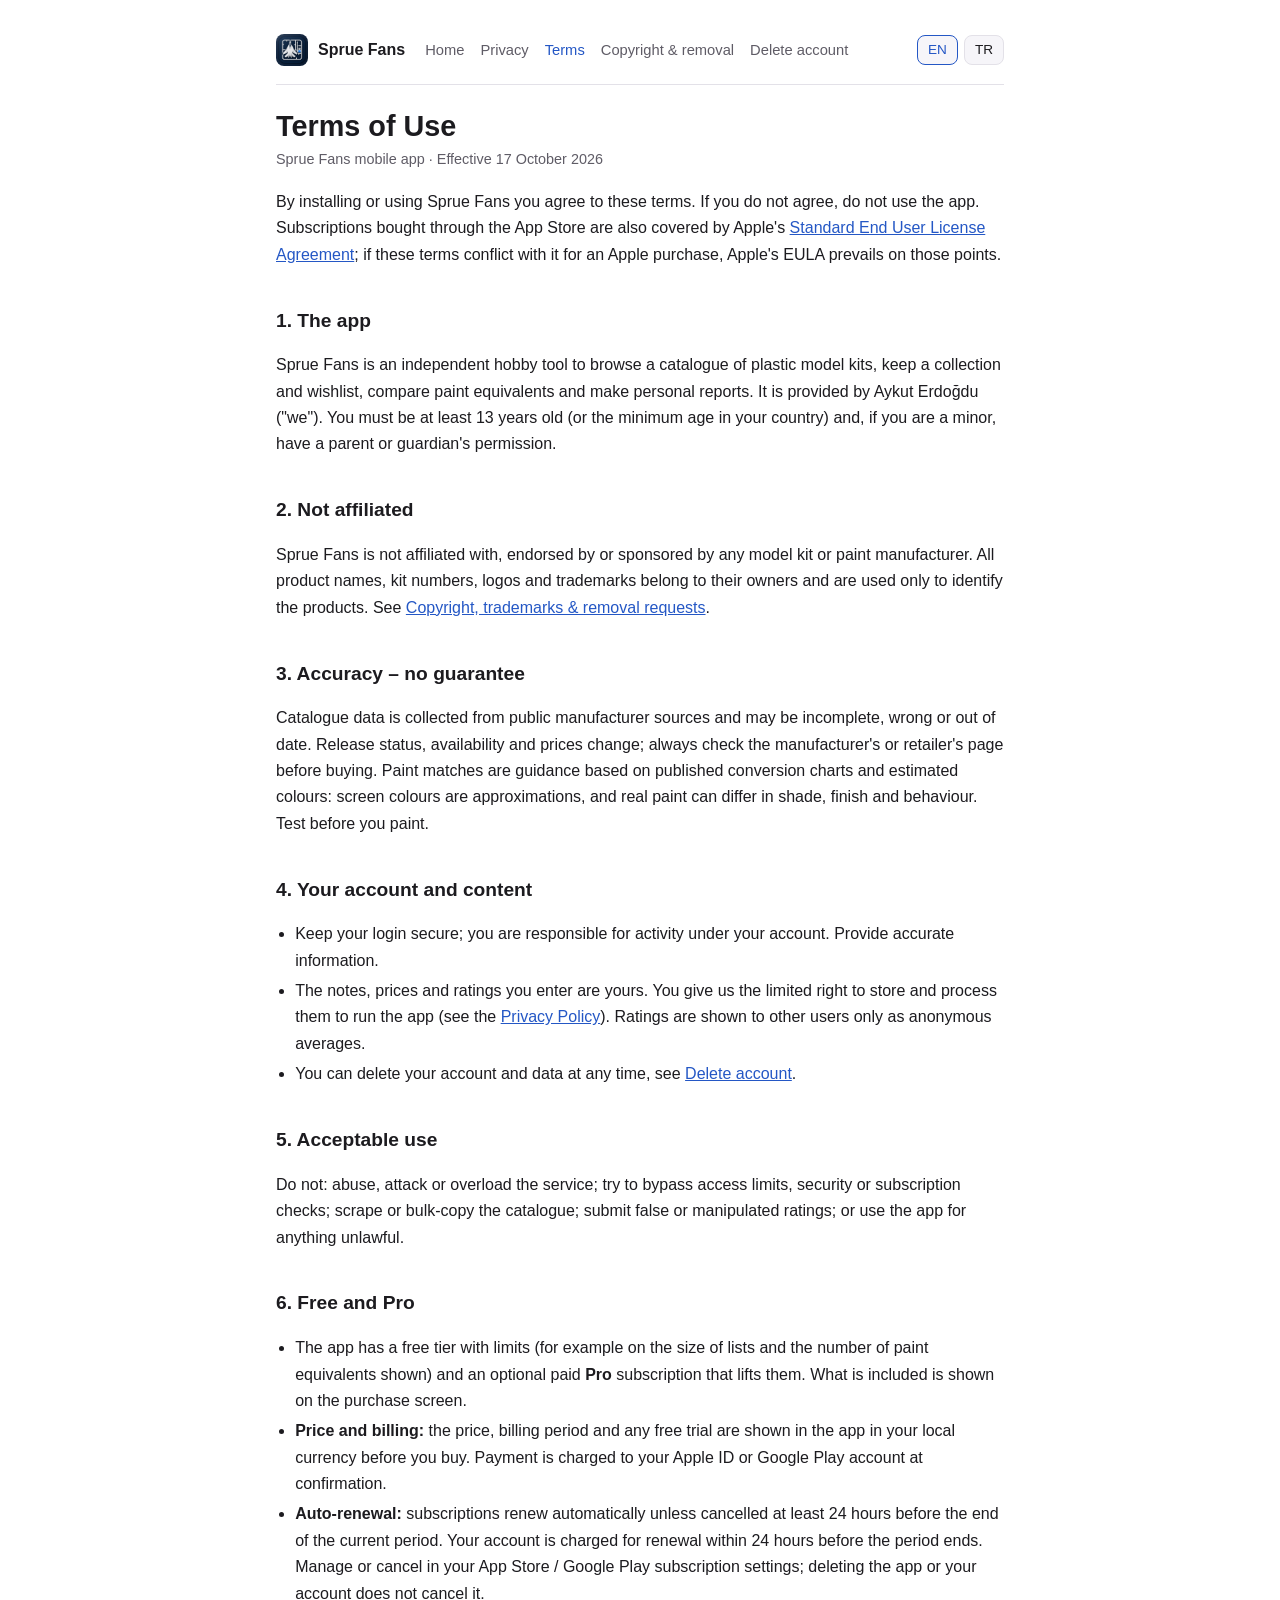
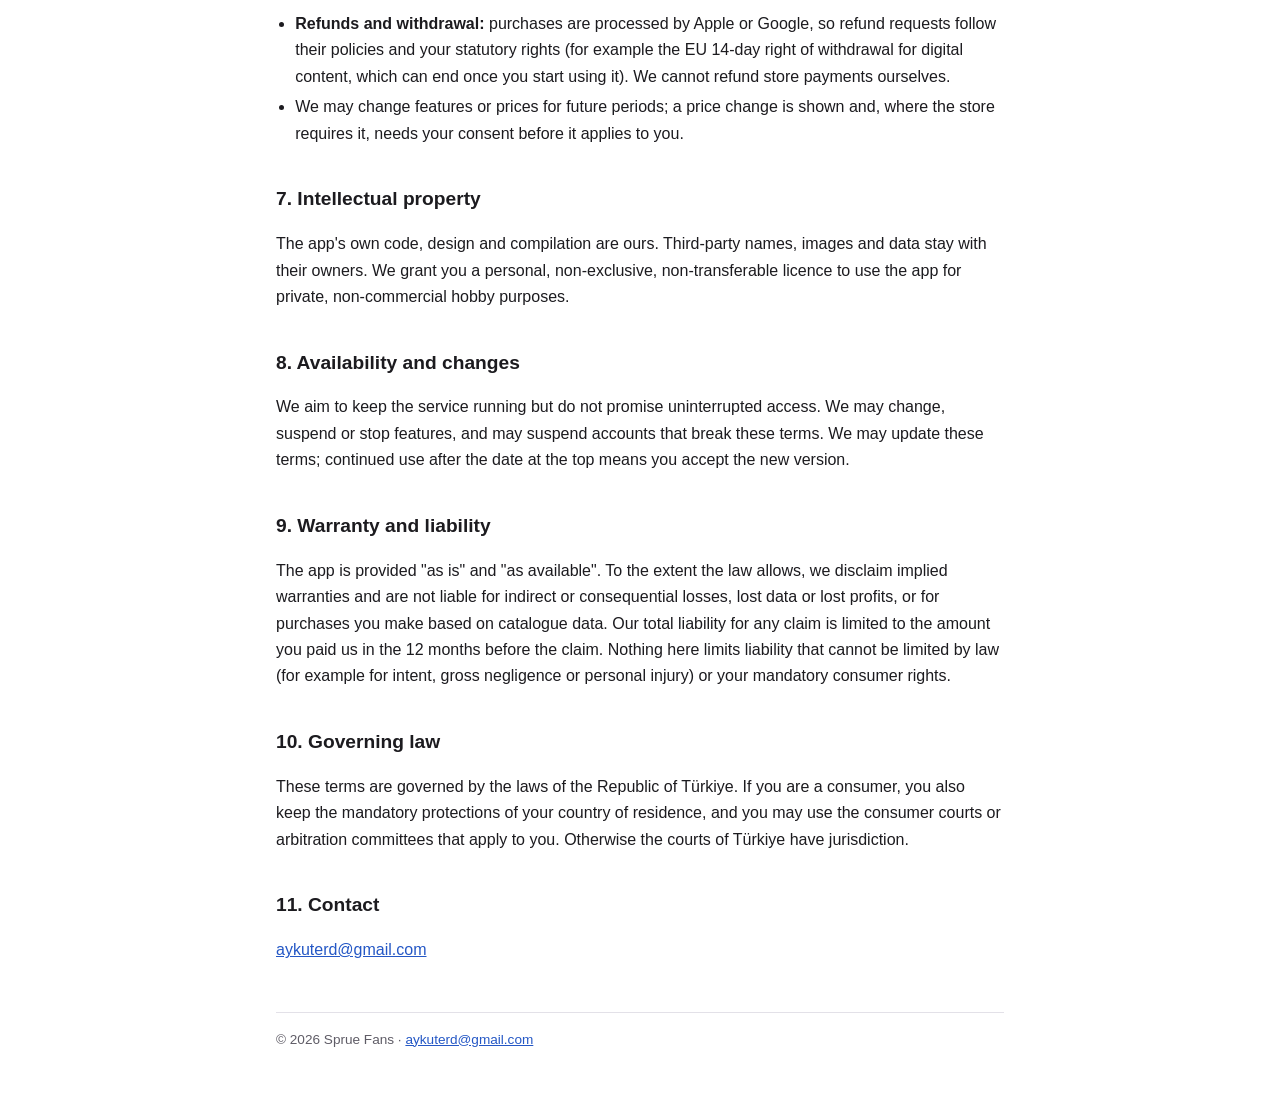
<file: terms.html>
<!doctype html>
<html lang="en" data-lang="en">
<head>
<meta charset="utf-8">
<meta name="viewport" content="width=device-width,initial-scale=1">
<title>Terms of Use · Sprue Fans</title>
<meta name="description" content="Terms of use for the Sprue Fans app, including free and Pro subscription terms.">
<link rel="icon" href="icon.png">
<link rel="stylesheet" href="style.css">
<script src="lang.js"></script>
</head>
<body><div class="wrap">
<header class="site">
<a class="brand" href="index.html"><img src="icon.png" alt="" width="32" height="32">Sprue Fans</a>
<nav><a href="index.html"><span class="en">Home</span><span class="tr">Ana sayfa</span></a><a href="privacy.html"><span class="en">Privacy</span><span class="tr">Gizlilik</span></a><a href="terms.html" aria-current=page><span class="en">Terms</span><span class="tr">Koşullar</span></a><a href="copyright.html"><span class="en">Copyright & removal</span><span class="tr">Telif & kaldırma</span></a><a href="delete-account.html"><span class="en">Delete account</span><span class="tr">Hesap silme</span></a></nav>
<div class="langs"><button data-l="en" aria-pressed="true">EN</button><button data-l="tr" aria-pressed="false">TR</button></div>
</header>
<main>
<div class="en" lang="en">

<h1>Terms of Use</h1>
<p class="meta">Sprue Fans mobile app · Effective 17 October 2026</p>
<p>By installing or using Sprue Fans you agree to these terms. If you do not agree, do not use the app. Subscriptions bought through the App Store are also covered by Apple's <a href="https://www.apple.com/legal/internet-services/itunes/dev/stdeula/">Standard End User License Agreement</a>; if these terms conflict with it for an Apple purchase, Apple's EULA prevails on those points.</p>

<h2>1. The app</h2>
<p>Sprue Fans is an independent hobby tool to browse a catalogue of plastic model kits, keep a collection and wishlist, compare paint equivalents and make personal reports. It is provided by Aykut Erdoğdu ("we"). You must be at least 13 years old (or the minimum age in your country) and, if you are a minor, have a parent or guardian's permission.</p>

<h2>2. Not affiliated</h2>
<p>Sprue Fans is not affiliated with, endorsed by or sponsored by any model kit or paint manufacturer. All product names, kit numbers, logos and trademarks belong to their owners and are used only to identify the products. See <a href="copyright.html">Copyright, trademarks &amp; removal requests</a>.</p>

<h2>3. Accuracy – no guarantee</h2>
<p>Catalogue data is collected from public manufacturer sources and may be incomplete, wrong or out of date. Release status, availability and prices change; always check the manufacturer's or retailer's page before buying. Paint matches are guidance based on published conversion charts and estimated colours: screen colours are approximations, and real paint can differ in shade, finish and behaviour. Test before you paint.</p>

<h2>4. Your account and content</h2>
<ul>
<li>Keep your login secure; you are responsible for activity under your account. Provide accurate information.</li>
<li>The notes, prices and ratings you enter are yours. You give us the limited right to store and process them to run the app (see the <a href="privacy.html">Privacy Policy</a>). Ratings are shown to other users only as anonymous averages.</li>
<li>You can delete your account and data at any time, see <a href="delete-account.html">Delete account</a>.</li>
</ul>

<h2>5. Acceptable use</h2>
<p>Do not: abuse, attack or overload the service; try to bypass access limits, security or subscription checks; scrape or bulk-copy the catalogue; submit false or manipulated ratings; or use the app for anything unlawful.</p>

<h2>6. Free and Pro</h2>
<ul>
<li>The app has a free tier with limits (for example on the size of lists and the number of paint equivalents shown) and an optional paid <strong>Pro</strong> subscription that lifts them. What is included is shown on the purchase screen.</li>
<li><strong>Price and billing:</strong> the price, billing period and any free trial are shown in the app in your local currency before you buy. Payment is charged to your Apple ID or Google Play account at confirmation.</li>
<li><strong>Auto-renewal:</strong> subscriptions renew automatically unless cancelled at least 24 hours before the end of the current period. Your account is charged for renewal within 24 hours before the period ends. Manage or cancel in your App Store / Google Play subscription settings; deleting the app or your account does not cancel it.</li>
<li><strong>Refunds and withdrawal:</strong> purchases are processed by Apple or Google, so refund requests follow their policies and your statutory rights (for example the EU 14-day right of withdrawal for digital content, which can end once you start using it). We cannot refund store payments ourselves.</li>
<li>We may change features or prices for future periods; a price change is shown and, where the store requires it, needs your consent before it applies to you.</li>
</ul>

<h2>7. Intellectual property</h2>
<p>The app's own code, design and compilation are ours. Third-party names, images and data stay with their owners. We grant you a personal, non-exclusive, non-transferable licence to use the app for private, non-commercial hobby purposes.</p>

<h2>8. Availability and changes</h2>
<p>We aim to keep the service running but do not promise uninterrupted access. We may change, suspend or stop features, and may suspend accounts that break these terms. We may update these terms; continued use after the date at the top means you accept the new version.</p>

<h2>9. Warranty and liability</h2>
<p>The app is provided "as is" and "as available". To the extent the law allows, we disclaim implied warranties and are not liable for indirect or consequential losses, lost data or lost profits, or for purchases you make based on catalogue data. Our total liability for any claim is limited to the amount you paid us in the 12 months before the claim. Nothing here limits liability that cannot be limited by law (for example for intent, gross negligence or personal injury) or your mandatory consumer rights.</p>

<h2>10. Governing law</h2>
<p>These terms are governed by the laws of the Republic of Türkiye. If you are a consumer, you also keep the mandatory protections of your country of residence, and you may use the consumer courts or arbitration committees that apply to you. Otherwise the courts of Türkiye have jurisdiction.</p>

<h2>11. Contact</h2>
<p><a href="mailto:aykuterd@gmail.com">aykuterd@gmail.com</a></p>

</div>
<div class="tr" lang="tr">

<h1>Kullanım Koşulları</h1>
<p class="meta">Sprue Fans mobil uygulaması · Yürürlük tarihi: 17 Ekim 2026</p>
<p>Sprue Fans'ı yükleyerek veya kullanarak bu koşulları kabul etmiş olursunuz. Kabul etmiyorsanız uygulamayı kullanmayın. App Store üzerinden alınan abonelikler ayrıca Apple'ın <a href="https://www.apple.com/legal/internet-services/itunes/dev/stdeula/">Standart Son Kullanıcı Lisans Sözleşmesi</a> kapsamındadır; bir Apple satın alımında bu koşullar onunla çelişirse o noktalarda Apple sözleşmesi geçerlidir.</p>

<h2>1. Uygulama</h2>
<p>Sprue Fans; plastik model kit kataloğunda gezinmek, koleksiyon ve istek listesi tutmak, boya eşdeğerlerini karşılaştırmak ve kişisel rapor hazırlamak için bağımsız bir hobi aracıdır. Aykut Erdoğdu ("biz") tarafından sunulur. En az 13 yaşında (veya ülkenizdeki asgari yaşta) olmalı, reşit değilseniz ebeveyn veya vasinizin iznini almış olmalısınız.</p>

<h2>2. Bağlantılı değiliz</h2>
<p>Sprue Fans, hiçbir model kit veya boya üreticisiyle bağlantılı değildir; onlar tarafından onaylanmamış veya desteklenmemiştir. Tüm ürün adları, kit numaraları, logolar ve ticari markalar sahiplerine aittir ve yalnızca ürünleri tanımlamak için kullanılır. Bkz. <a href="copyright.html">Telif, ticari markalar ve kaldırma talepleri</a>.</p>

<h2>3. Doğruluk – garanti yok</h2>
<p>Katalog verisi kamuya açık üretici kaynaklarından toplanır; eksik, hatalı veya güncel olmayabilir. Çıkış durumu, stok ve fiyatlar değişir; satın almadan önce daima üreticinin veya satıcının sayfasını kontrol edin. Boya eşleşmeleri yayımlanmış dönüşüm tablolarına ve tahmini renklere dayanan rehberlik amaçlıdır: ekran renkleri yaklaşıktır, gerçek boya ton, yüzey ve davranış olarak farklı olabilir. Boyamadan önce deneyin.</p>

<h2>4. Hesabınız ve içeriğiniz</h2>
<ul>
<li>Giriş bilgilerinizi güvende tutun; hesabınızdaki işlemlerden siz sorumlusunuz. Doğru bilgi verin.</li>
<li>Girdiğiniz notlar, fiyatlar ve puanlar size aittir. Uygulamayı çalıştırmak için bunları saklama ve işleme konusunda bize sınırlı bir hak verirsiniz (bkz. <a href="privacy.html">Gizlilik Politikası</a>). Puanlar diğer kullanıcılara yalnızca anonim ortalama olarak gösterilir.</li>
<li>Hesabınızı ve verilerinizi istediğiniz zaman silebilirsiniz, bkz. <a href="delete-account.html">Hesap silme</a>.</li>
</ul>

<h2>5. Kabul edilebilir kullanım</h2>
<p>Şunları yapmayın: hizmeti kötüye kullanmak, saldırmak veya aşırı yüklemek; erişim sınırlarını, güvenliği veya abonelik denetimlerini aşmaya çalışmak; kataloğu kazımak veya toplu kopyalamak; sahte veya manipüle edilmiş puan vermek; uygulamayı hukuka aykırı bir amaçla kullanmak.</p>

<h2>6. Ücretsiz ve Pro</h2>
<ul>
<li>Uygulamanın sınırlı bir ücretsiz katmanı (örneğin liste boyutu ve gösterilen boya eşdeğeri sayısı) ve bu sınırları kaldıran isteğe bağlı ücretli <strong>Pro</strong> aboneliği vardır. Kapsam satın alma ekranında gösterilir.</li>
<li><strong>Fiyat ve faturalandırma:</strong> fiyat, faturalama dönemi ve varsa ücretsiz deneme, satın almadan önce uygulamada yerel para biriminizle gösterilir. Ödeme, onay sırasında Apple ID veya Google Play hesabınızdan tahsil edilir.</li>
<li><strong>Otomatik yenileme:</strong> abonelik, mevcut dönemin bitiminden en az 24 saat önce iptal edilmezse otomatik yenilenir. Yenileme ücreti dönem bitmeden en fazla 24 saat önce tahsil edilir. Aboneliği App Store / Google Play abonelik ayarlarından yönetebilir veya iptal edebilirsiniz; uygulamayı ya da hesabı silmek aboneliği iptal etmez.</li>
<li><strong>İade ve cayma:</strong> satın alımları Apple veya Google işlediği için iade talepleri onların politikalarına ve yasal haklarınıza (örneğin dijital içerikte AB'deki 14 günlük cayma hakkı; kullanmaya başlamakla sona erebilir) tabidir. Mağaza ödemelerini biz iade edemeyiz.</li>
<li>İleriki dönemler için özellikleri veya fiyatları değiştirebiliriz; fiyat değişikliği gösterilir ve mağazanın gerektirdiği hâllerde size uygulanmadan önce onayınız istenir.</li>
</ul>

<h2>7. Fikri mülkiyet</h2>
<p>Uygulamanın kendi kodu, tasarımı ve derlemesi bize aittir. Üçüncü tarafların adları, görselleri ve verileri sahiplerinde kalır. Size uygulamayı yalnızca kişisel, ticari olmayan hobi amacıyla kullanmanız için münhasır olmayan, devredilemez bir lisans veriyoruz.</p>

<h2>8. Erişilebilirlik ve değişiklikler</h2>
<p>Hizmeti çalışır tutmayı hedefleriz ancak kesintisiz erişim vaat etmeyiz. Özellikleri değiştirebilir, askıya alabilir veya durdurabilir, bu koşulları ihlal eden hesapları askıya alabiliriz. Koşulları güncelleyebiliriz; sayfanın başındaki tarihten sonra kullanıma devam etmeniz yeni sürümü kabul ettiğiniz anlamına gelir.</p>

<h2>9. Garanti ve sorumluluk</h2>
<p>Uygulama "olduğu gibi" ve "mevcut hâliyle" sunulur. Kanunun izin verdiği ölçüde zımni garantileri reddeder; dolaylı veya sonuç olarak doğan zararlardan, veri veya kâr kaybından ve katalog verisine dayanarak yaptığınız alımlardan sorumlu olmayız. Herhangi bir talepte toplam sorumluluğumuz, talepten önceki 12 ayda bize ödediğiniz tutarla sınırlıdır. Burada yazılanlar, kanunen sınırlanamayan sorumluluğu (örneğin kast, ağır kusur veya kişisel zarar) ya da emredici tüketici haklarınızı sınırlamaz.</p>

<h2>10. Uygulanacak hukuk</h2>
<p>Bu koşullara Türkiye Cumhuriyeti hukuku uygulanır. Tüketiciyseniz ayrıca yaşadığınız ülkenin emredici korumalarından yararlanmaya devam eder ve size uygun tüketici mahkemelerine veya hakem heyetlerine başvurabilirsiniz. Aksi hâlde Türkiye mahkemeleri yetkilidir.</p>

<h2>11. İletişim</h2>
<p><a href="mailto:aykuterd@gmail.com">aykuterd@gmail.com</a></p>

</div>
</main>
<footer>© 2026 Sprue Fans · <a href="mailto:aykuterd@gmail.com">aykuterd@gmail.com</a></footer>
</div></body></html>
</file>
<file: style.css>
:root{--bg:#fff;--fg:#1c1b1f;--muted:#5f5c66;--line:#e3e1e8;--accent:#2457c5;--card:#f6f5f9}
@media (prefers-color-scheme:dark){:root{--bg:#121216;--fg:#ececf1;--muted:#a3a1ad;--line:#2a2a33;--accent:#8db0ff;--card:#1a1a20}}
*{box-sizing:border-box}
body{margin:0;background:var(--bg);color:var(--fg);font:16px/1.65 -apple-system,BlinkMacSystemFont,"Segoe UI",Roboto,Helvetica,Arial,sans-serif}
.wrap{max-width:760px;margin:0 auto;padding:20px 16px 64px}
header.site{display:flex;flex-wrap:wrap;align-items:center;gap:12px 20px;padding:14px 0 18px;border-bottom:1px solid var(--line);margin-bottom:24px}
header.site a.brand{display:flex;align-items:center;gap:10px;font-weight:700;color:var(--fg);text-decoration:none}
header.site img{width:32px;height:32px;border-radius:8px}
nav{display:flex;flex-wrap:wrap;gap:6px 16px;font-size:.92rem}
nav a{color:var(--muted);text-decoration:none}nav a:hover,nav a[aria-current]{color:var(--accent)}
.langs{margin-left:auto;display:flex;gap:6px}
.langs button{font:inherit;font-size:.85rem;border:1px solid var(--line);background:var(--card);color:var(--fg);border-radius:8px;padding:3px 10px;cursor:pointer}
.langs button[aria-pressed=true]{border-color:var(--accent);color:var(--accent)}
h1{font-size:1.8rem;line-height:1.25;margin:.2em 0 .1em}
h2{font-size:1.2rem;margin:1.9em 0 .4em}
h3{font-size:1rem;margin:1.3em 0 .2em}
p,li{color:var(--fg)}ul{padding-left:1.2em}li{margin:.25em 0}
a{color:var(--accent)}
.meta{color:var(--muted);font-size:.9rem;margin:0 0 1.2em}
.note{background:var(--card);border:1px solid var(--line);border-radius:12px;padding:12px 16px;margin:1.2em 0}
table{border-collapse:collapse;width:100%;font-size:.92rem;margin:.8em 0}
th,td{border:1px solid var(--line);padding:8px 10px;text-align:left;vertical-align:top}th{background:var(--card)}
.tablewrap{overflow-x:auto}
footer{margin-top:48px;padding-top:16px;border-top:1px solid var(--line);color:var(--muted);font-size:.85rem}
html[data-lang=en] .tr,html[data-lang=tr] .en{display:none}
</file>
